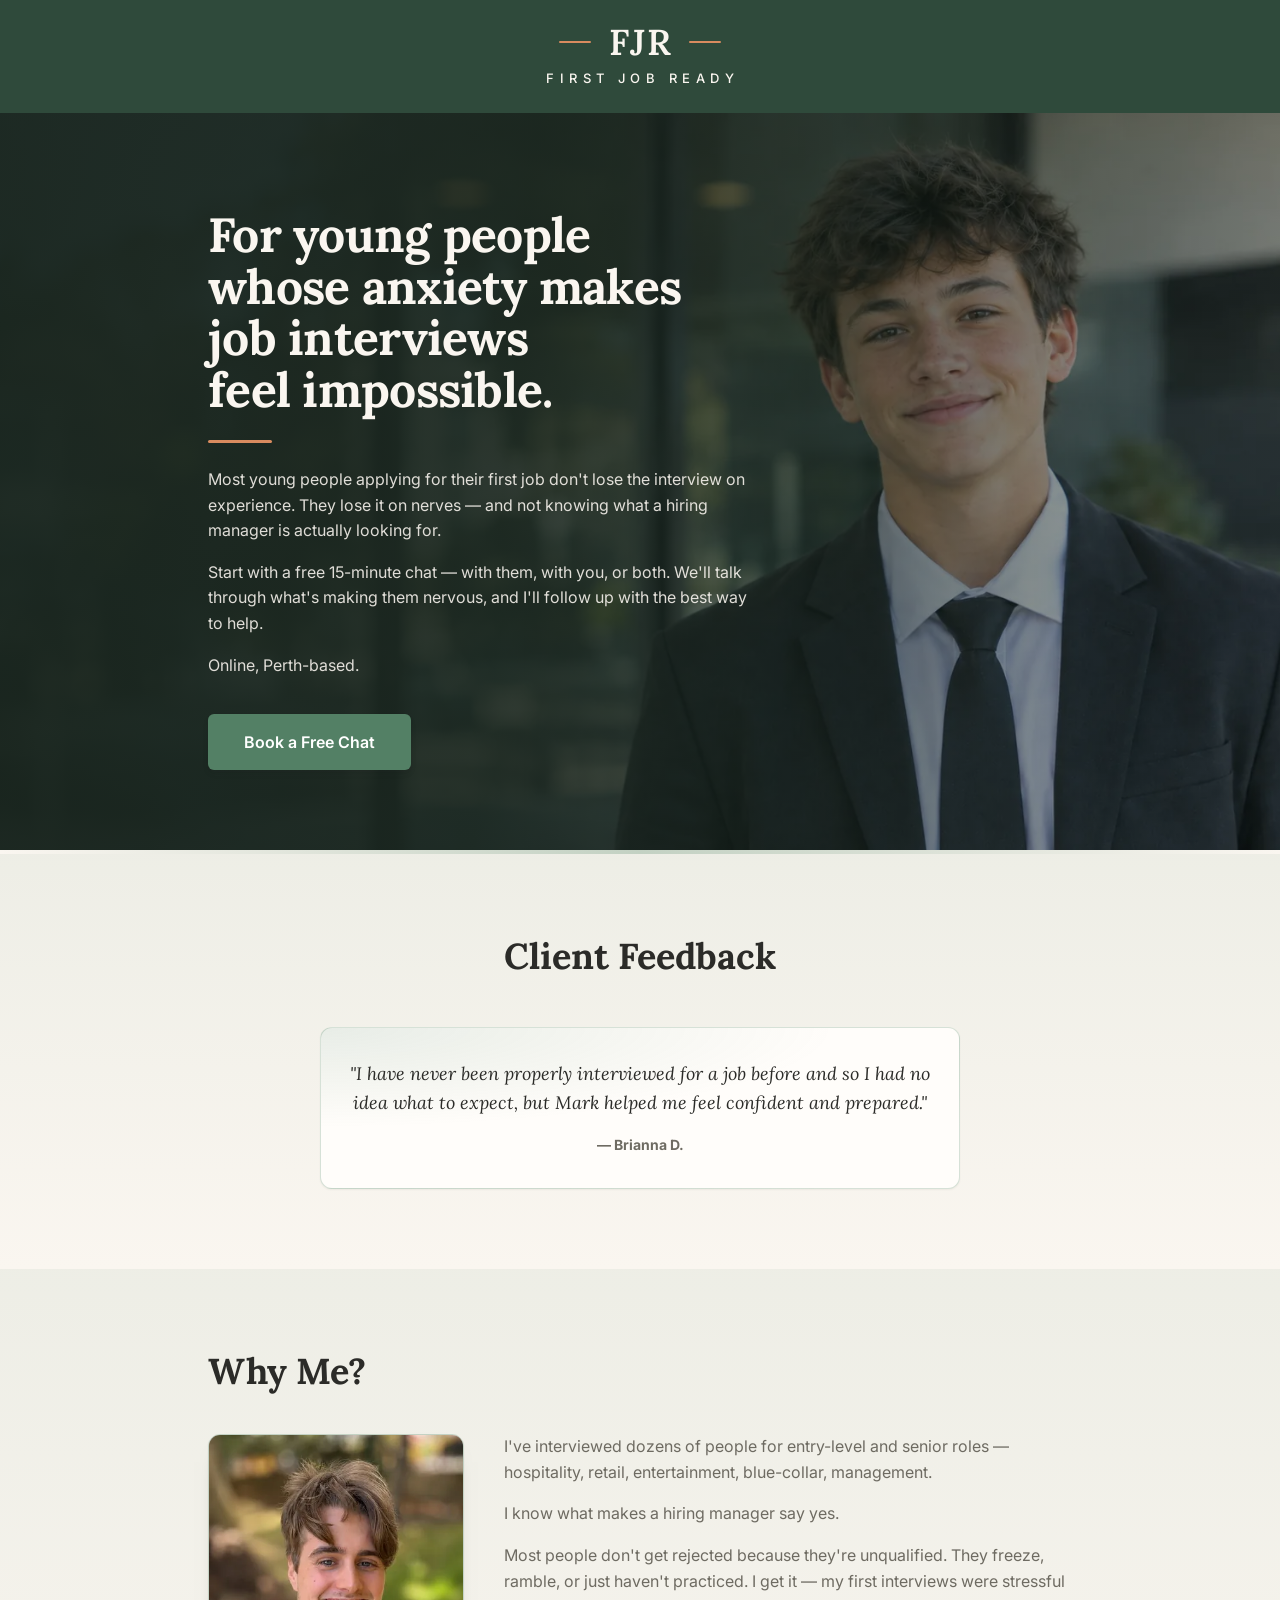
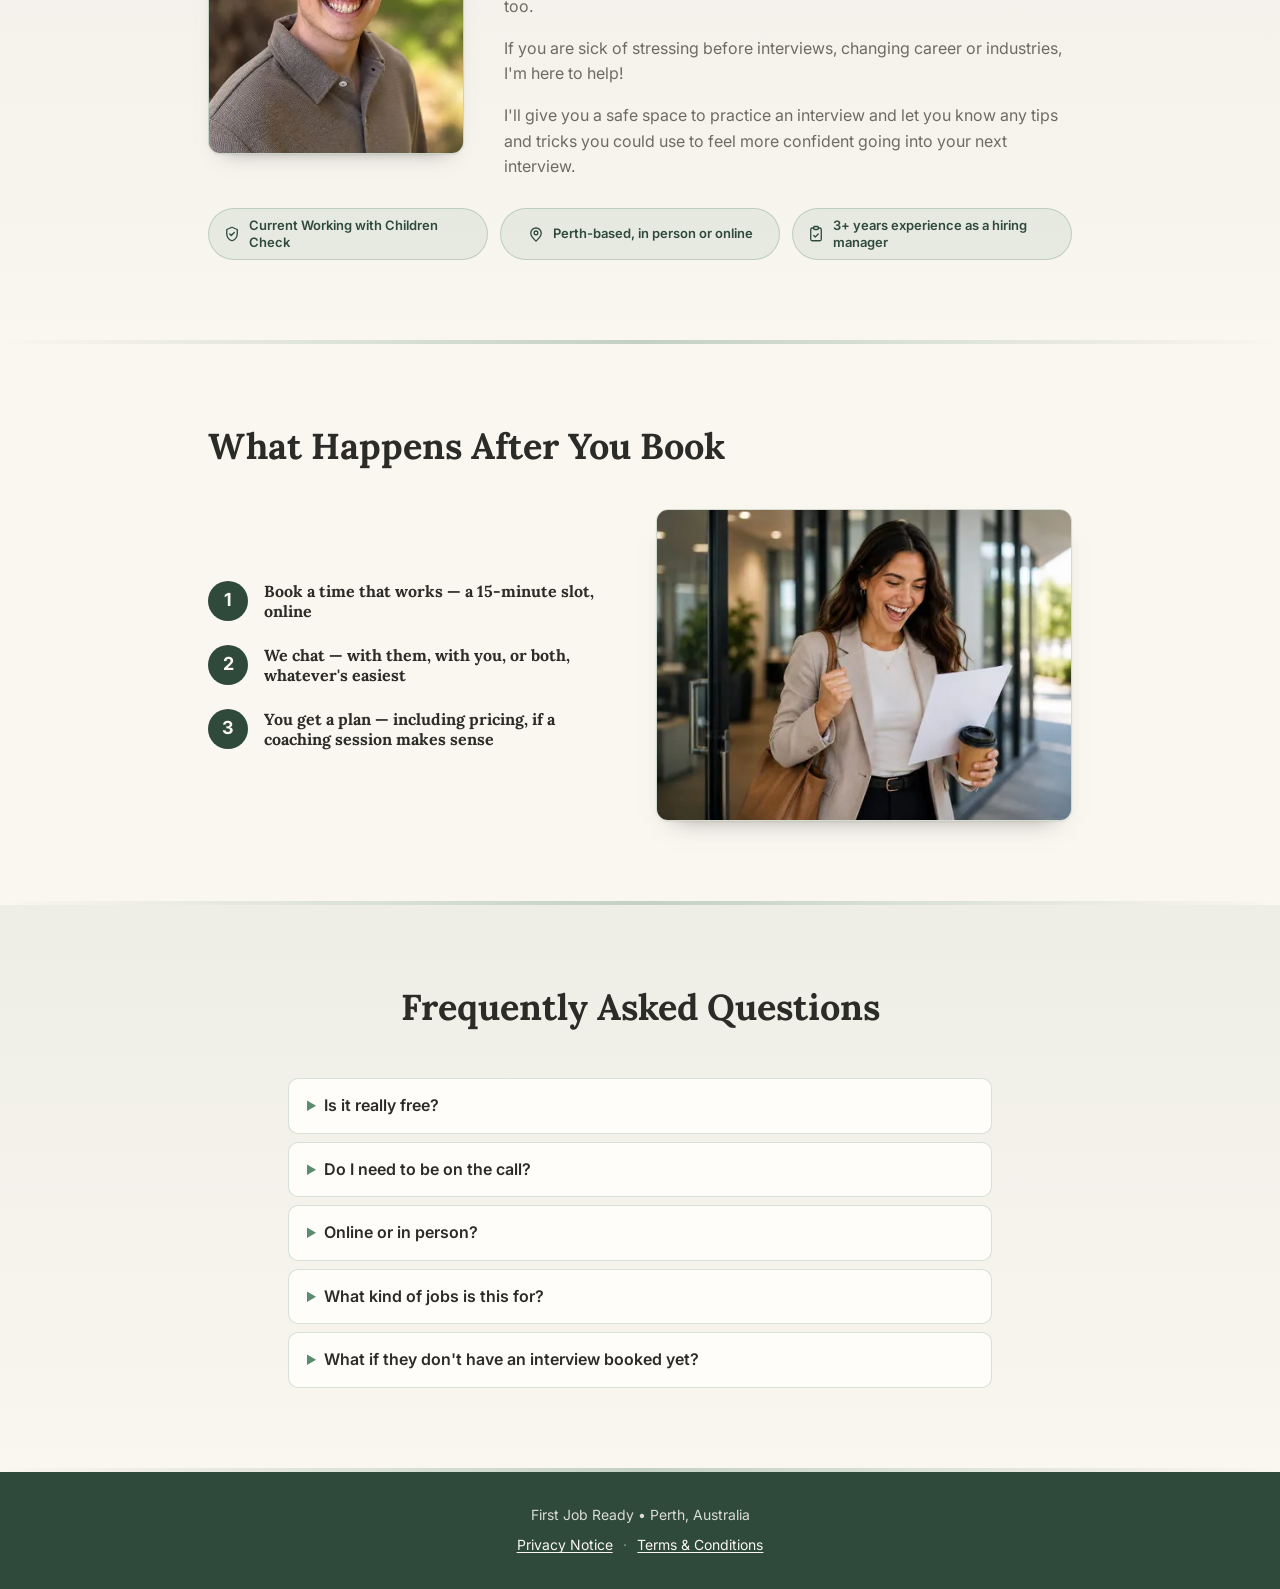
<file: index.html>
<!doctype html>
<html lang="en">
  <head>
    <meta charset="UTF-8" />
    <meta name="viewport" content="width=device-width, initial-scale=1.0" />

    <title>First Job Interview Coaching - Perth</title>
    <meta
      name="description"
      content="A real mock interview, run by someone who's hired people for their first job. Online or in person, Perth." />

    <link rel="canonical" href="https://fjready.github.io/FJR-Landing-Page/" />
    <link rel="icon" href="images/favicon.svg" type="image/svg+xml" />

    <meta property="og:type" content="website" />
    <meta property="og:url" content="https://fjready.github.io/FJR-Landing-Page/" />
    <meta property="og:title" content="First Job Interview Coaching - Perth" />
    <meta name="twitter:card" content="summary_large_image" />
    <meta name="twitter:title" content="First Job Interview Coaching - Perth" />

    <link rel="preconnect" href="https://fonts.googleapis.com" />
    <link rel="preconnect" href="https://fonts.gstatic.com" crossorigin />
    <!-- Only the weights the stylesheet actually uses: Lora at 600 (the
         monogram) and 700 (headings, topic numerals); Inter at 400-700. Asking
         for ranges rather than a list lets Google serve one variable file per
         family instead of one file per weight. -->
    <link
      href="https://fonts.googleapis.com/css2?family=Lora:wght@600..700&family=Inter:wght@400..700&display=swap"
      rel="stylesheet" />

    <link rel="stylesheet" href="css/style.css?v=20260910b" />

    <!-- Microsoft Clarity — heatmaps and session recordings.
         Loads asynchronously, so it never holds up the page render. Placed
         last in <head> so the browser finds the stylesheet first. -->
    <script type="text/javascript">
      (function (c, l, a, r, i, t, y) {
        c[a] =
          c[a] ||
          function () {
            (c[a].q = c[a].q || []).push(arguments);
          };
        t = l.createElement(r);
        t.async = 1;
        t.src = "https://www.clarity.ms/tag/" + i;
        y = l.getElementsByTagName(r)[0];
        y.parentNode.insertBefore(t, y);
      })(window, document, "clarity", "script", "y2r8wl01qz");
    </script>

    <!-- Meta Pixel Code -->
    <script>
      !(function (f, b, e, v, n, t, s) {
        if (f.fbq) return;
        n = f.fbq = function () {
          n.callMethod
            ? n.callMethod.apply(n, arguments)
            : n.queue.push(arguments);
        };
        if (!f._fbq) f._fbq = n;
        n.push = n;
        n.loaded = !0;
        n.version = "2.0";
        n.queue = [];
        t = b.createElement(e);
        t.async = !0;
        t.src = v;
        s = b.getElementsByTagName(e)[0];
        s.parentNode.insertBefore(t, s);
      })(
        window,
        document,
        "script",
        "https://connect.facebook.net/en_US/fbevents.js"
      );
      fbq("init", "1285489833562062");
      fbq("track", "PageView");
    </script>
    <noscript>
      <img
        height="1"
        width="1"
        style="display: none"
        src="https://www.facebook.com/tr?id=1285489833562062&ev=PageView&noscript=1" />
    </noscript>
    <!-- End Meta Pixel Code -->
  </head>
  <body>
    <!-- In-app browser escape hatch ------------------------------------------
      Hidden by default and unhidden by the script at the end of this file, for
      visitors inside the Facebook or Instagram in-app browser only. Buttons can
      silently fail there, which is invisible to us and looks like a broken site
      to them.
    -->
    <div id="iab-banner" class="iab-banner" role="status" hidden>
      <p>
        Having trouble tapping a button? Tap
        <strong>⋯</strong> or <strong>⋮</strong> in the top corner of this
        screen and choose <strong>"Open in Browser"</strong> for the best
        experience.
      </p>
      <button type="button" id="iab-banner-close" aria-label="Dismiss">
        &times;
      </button>
    </div>

    <!-- Masthead -------------------------------------------------------------
      The logo is live text rather than an image, so it stays crisp at any
      size, is selectable and readable by screen readers, and the flanking
      rules space themselves off the monogram regardless of which font has
      loaded. Reversed (cream-on-forest) colourway lives in css/style.css.
    -->
    <header class="banner">
      <div class="logo">
        <div class="logo__lockup">
          <span class="logo__rule" aria-hidden="true"></span>
          <span class="logo__mark">FJR</span>
          <span class="logo__rule" aria-hidden="true"></span>
        </div>
        <div class="logo__word">First Job Ready</div>
      </div>
    </header>

    <!-- Hero -----------------------------------------------------------------
      The photograph sits behind a dark scrim weighted to the left, where the
      copy sits, lifting toward the subject on the right. The section also
      paints that scrim as a solid background-color, which means a missing or
      slow image leaves a deliberate dark band rather than a broken hero.
      alt="" because the copy carries the message — this is a backdrop, and the
      person in it is not the coach and not a named client.
    -->
    <section class="hero">
      <img
        class="hero__media"
        src="images/hero-interview.webp"
        srcset="
          images/hero-interview-960.webp  960w,
          images/hero-interview.webp     1822w
        "
        sizes="100vw"
        width="1822"
        height="863"
        alt=""
        aria-hidden="true"
        fetchpriority="high"
        decoding="async" />
      <div class="container">
        <h1 class="hero__title">
          For young people whose anxiety makes job interviews feel
          impossible.
        </h1>
        <div class="hero__body">
          <p>
            Most young people applying for their first job don't lose the
            interview on experience. They lose it on nerves — and not knowing
            what a hiring manager is actually looking for.
          </p>
          <p>
            Start with a free 15-minute chat — with them, with you, or both.
            We'll talk through what's making them nervous, and I'll follow up
            with the best way to help.
          </p>
          <p>Online, Perth-based.</p>
        </div>

        <!-- Opens Calendly directly now — there is no pricing section to jump
             to first. Fires a Lead event tagged for the free call, since this
             is the only conversion point left on the page. -->
        <p class="hero__actions">
          <a
            class="button button--inline"
            href="https://calendly.com/firstjobready/free-discovery-call"
            target="_blank"
            rel="noopener noreferrer"
            onclick="if(window.fbq){fbq('track','Lead',{content_name:'free_discovery_call'});}">
            Book a Free Chat
          </a>
        </p>
      </div>
    </section>

    <div class="rule" role="presentation"></div>

    <!-- Testimonial ----------------------------------------------------------
      Straight after the hero: a client's word before the coach's own. No rule
      between this and "Why Me?" — both are tinted and run together.

      "Client Feedback" rather than "Testimonials" while there is only one, so
      the heading does not imply more social proof than there is.
    -->
    <section class="section section--tinted" id="testimonial">
      <div class="container">
        <h2 class="section__title section__title--center">Client Feedback</h2>

        <blockquote class="testimonial">
          <p class="testimonial__quote">
            "I have never been properly interviewed for a job before and so I
            had no idea what to expect, but Mark helped me feel confident and
            prepared."
          </p>
          <footer class="testimonial__attribution">— Brianna D.</footer>
        </blockquote>
      </div>
    </section>

    <!-- Why me? -------------------------------------------------------
      The photograph sits beside the copy rather than anywhere else on the page:
      this is the only section written in the first person, so it is the one
      place a face answers a question the reader is actually asking — who is
      "I"? The three trust markers stay full width beneath both columns, so the
      badge row still reads as one line.
    -->
    <section class="section section--tinted" id="why-me">
      <div class="container">
        <h2 class="section__title section__title--tight">Why Me?</h2>

        <div class="coach">
          <img
            class="coach__photo"
            src="images/coach.webp"
            srcset="images/coach-400.webp 400w, images/coach.webp 800w"
            sizes="(min-width: 768px) 16rem, 8rem"
            width="800"
            height="1000"
            alt="Your coach at First Job Ready"
            loading="lazy"
            decoding="async" />

          <div class="copy">
            <p>
              I've interviewed dozens of people for entry-level and senior roles
              — hospitality, retail, entertainment, blue-collar, management.
            </p>
            <p>I know what makes a hiring manager say yes.</p>
            <p>
              Most people don't get rejected because they're unqualified. They
              freeze, ramble, or just haven't practiced. I get it — my first
              interviews were stressful too.
            </p>
            <p>
              If you are sick of stressing before interviews, changing career or
              industries, I'm here to help!
            </p>
            <p>
              I'll give you a safe space to practice an interview and let you
              know any tips and tricks you could use to feel more confident
              going into your next interview.
            </p>
          </div>
        </div>

        <ul class="trust">
          <li class="trust__item">
            <svg
              class="trust__icon"
              viewBox="0 0 24 24"
              fill="none"
              stroke="currentColor"
              stroke-width="1.75"
              stroke-linecap="round"
              stroke-linejoin="round"
              aria-hidden="true">
              <path d="M12 3l7 3v5.5c0 4.5-3 8-7 9.5-4-1.5-7-5-7-9.5V6l7-3z" />
              <path d="M9 12l2 2 4-4" />
            </svg>
            <span>Current Working with Children Check</span>
          </li>
          <li class="trust__item">
            <svg
              class="trust__icon"
              viewBox="0 0 24 24"
              fill="none"
              stroke="currentColor"
              stroke-width="1.75"
              stroke-linecap="round"
              stroke-linejoin="round"
              aria-hidden="true">
              <path d="M12 21.5c4.5-4.2 7-7.6 7-10.5a7 7 0 1 0-14 0c0 2.9 2.5 6.3 7 10.5z" />
              <circle cx="12" cy="10.5" r="2.5" />
            </svg>
            <span>Perth-based, in person or online</span>
          </li>
          <li class="trust__item">
            <svg
              class="trust__icon"
              viewBox="0 0 24 24"
              fill="none"
              stroke="currentColor"
              stroke-width="1.75"
              stroke-linecap="round"
              stroke-linejoin="round"
              aria-hidden="true">
              <path
                d="M9 4H7a2 2 0 0 0-2 2v13a2 2 0 0 0 2 2h10a2 2 0 0 0 2-2V6a2 2 0 0 0-2-2h-2" />
              <rect x="9" y="2" width="6" height="4" rx="1" />
              <path d="M9 14l2 2 4-4" />
            </svg>
            <span>3+ years experience as a hiring manager</span>
          </li>
        </ul>
      </div>
    </section>

    <div class="rule" role="presentation"></div>

    <!-- After booking ---------------------------------------------------------
      Steps on one side, the outcome on the other. The photograph is what the
      steps are for, so it sits beside them rather than above or below, where it
      would read as decoration between two sections.
    -->
    <section class="section">
      <div class="container">
        <h2 class="section__title section__title--tight">
          What Happens After You Book
        </h2>

        <div class="after">
          <ol class="steps">
            <li class="step">
              <span class="step__marker" aria-hidden="true">1</span>
              <h3 class="step__title">
                Book a time that works — a 15-minute slot, online
              </h3>
            </li>
            <li class="step">
              <span class="step__marker" aria-hidden="true">2</span>
              <h3 class="step__title">
                We chat — with them, with you, or both, whatever's easiest
              </h3>
            </li>
            <li class="step">
              <span class="step__marker" aria-hidden="true">3</span>
              <h3 class="step__title">
                You get a plan — including pricing, if a coaching session makes
                sense
              </h3>
            </li>
          </ol>

          <img
            class="after__photo"
            src="images/outcome.webp"
            srcset="images/outcome-480.webp 480w, images/outcome.webp 880w"
            sizes="(min-width: 768px) 26rem, 100vw"
            width="880"
            height="660"
            alt="A woman reading a job offer letter outside an office, delighted."
            loading="lazy"
            decoding="async" />
        </div>
      </div>
    </section>

    <div class="rule" role="presentation"></div>

    <!-- FAQ ------------------------------------------------------------------
      One flat list, no group headings. Ordered so the questions about what the
      session actually is land before the logistics.
    -->
    <section class="section section--tinted" id="faq">
      <div class="container">
        <h2 class="section__title section__title--center">
          Frequently Asked Questions
        </h2>

        <div class="faq">
          <details class="faq__item">
            <summary>Is it really free?</summary>
            <p>
              Yes. The 15-minute chat doesn't cost anything. If I think a
              coaching session would help, I'll send you the details and pricing
              afterward — nothing's charged without you seeing it first.
            </p>
          </details>

          <details class="faq__item">
            <summary>Do I need to be on the call?</summary>
            <p>
              Not necessarily — the call can be with your young person, with
              you, or both, whatever's easiest.
            </p>
          </details>

          <details class="faq__item">
            <summary>Online or in person?</summary>
            <p>
              The free chat is online, by video or phone. If we move ahead with
              a coaching session, that can be online or in person.
            </p>
          </details>

          <details class="faq__item">
            <summary>What kind of jobs is this for?</summary>
            <p>
              Whether it's their first job, a career change, or getting back
              into the workforce — if they have an interview coming up, or are
              getting ready to start applying, this is for them.
            </p>
          </details>

          <details class="faq__item">
            <summary>What if they don't have an interview booked yet?</summary>
            <p>
              That's fine — this works just as well as general preparation
              before applying as it does before a specific interview.
            </p>
          </details>
        </div>
      </div>
    </section>

    <div class="rule" role="presentation"></div>

    <footer class="footer">
      <div class="container">
        <p>First Job Ready • Perth, Australia</p>
        <p class="footer__links">
          <a href="privacy.html">Privacy Notice</a>
          <span class="footer__sep" aria-hidden="true">·</span>
          <a href="terms.html">Terms &amp; Conditions</a>
        </p>
      </div>
    </footer>

    <!-- Detection for the banner at the top of this file. A single regex over
         the user agent — no dependency, in keeping with the rest of the site.
         Newer versions of these in-app browsers sometimes drop the identifying
         tokens, so a few affected visitors will not see it. -->
    <script>
      (function () {
        var ua = navigator.userAgent || "";
        var isInAppBrowser = /FBAN|FBAV|FB_IAB|Instagram/i.test(ua);
        if (!isInAppBrowser) return;

        var banner = document.getElementById("iab-banner");
        if (!banner) return;

        banner.hidden = false;

        var closeBtn = document.getElementById("iab-banner-close");
        if (closeBtn) {
          closeBtn.addEventListener("click", function () {
            banner.hidden = true;
          });
        }
      })();
    </script>
  </body>
</html>
</file>
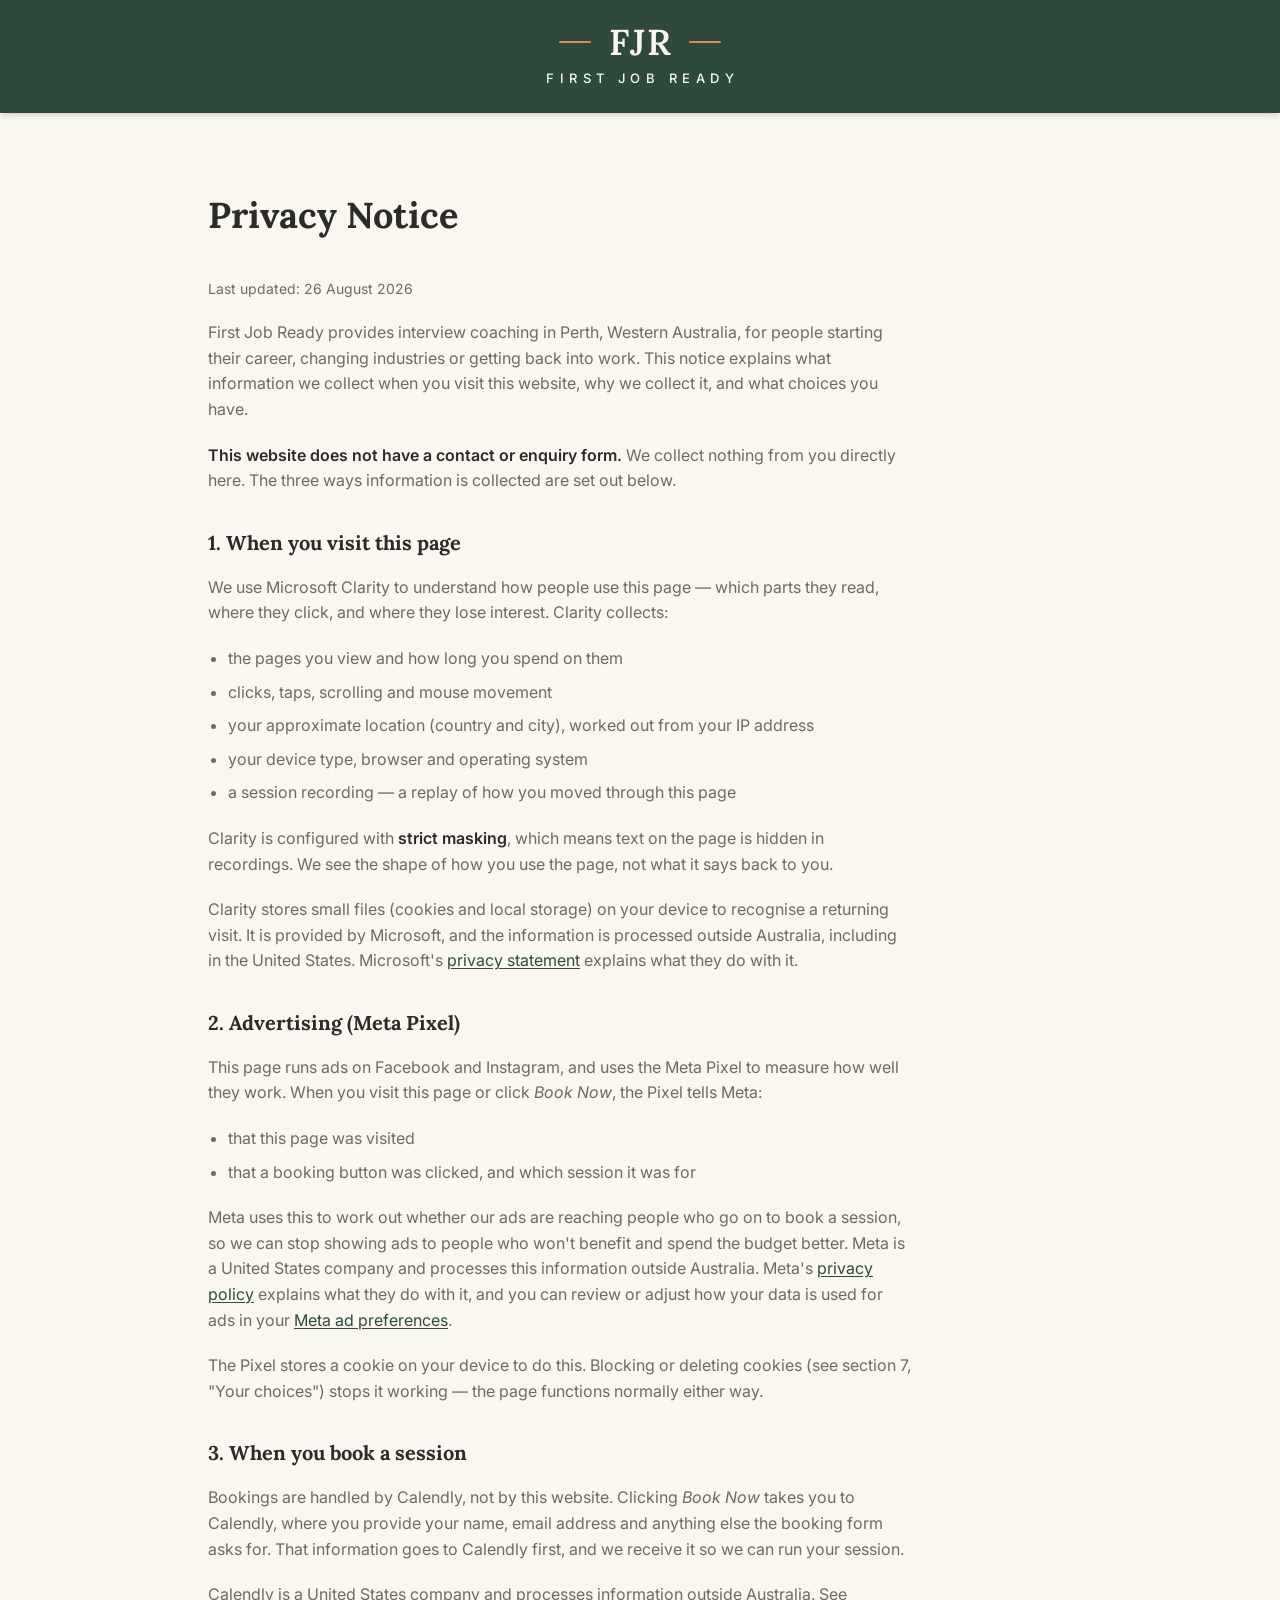
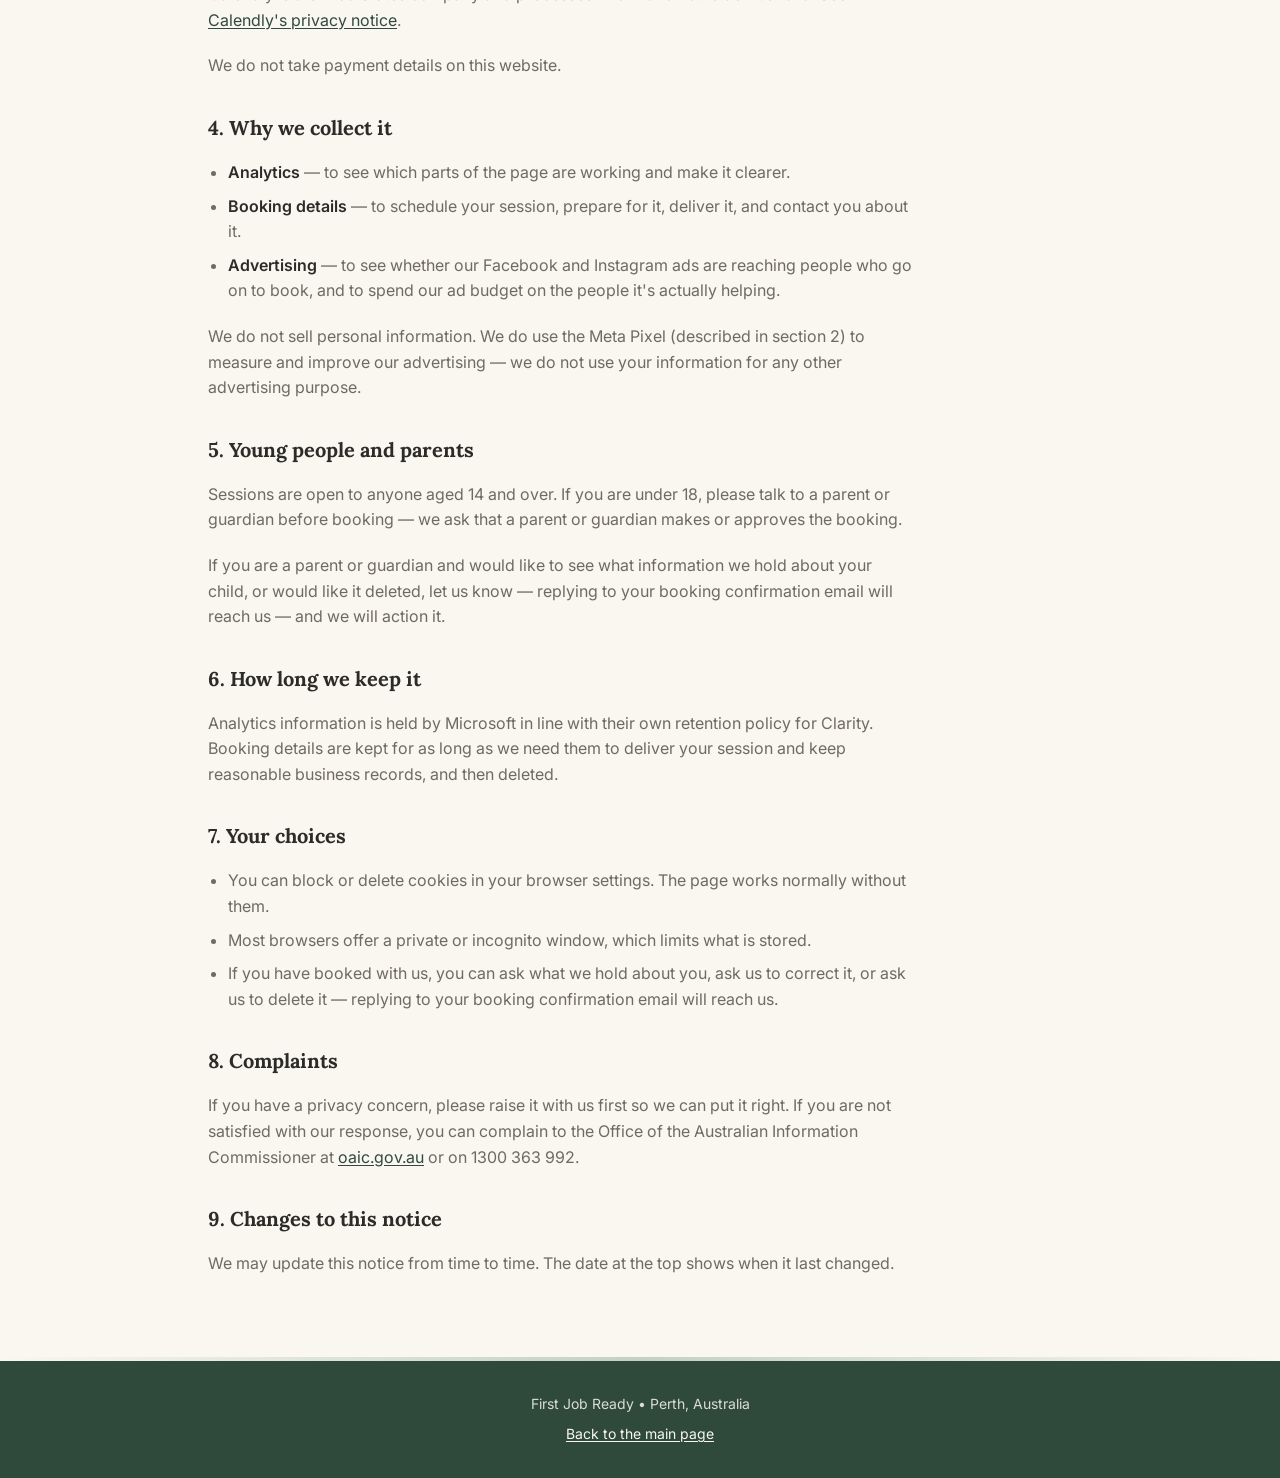
<file: privacy.html>
<!doctype html>
<html lang="en">
  <head>
    <meta charset="UTF-8" />
    <meta name="viewport" content="width=device-width, initial-scale=1.0" />

    <title>Privacy Notice — First Job Ready</title>
    <meta
      name="description"
      content="How First Job Ready collects and uses information from visitors to this website." />

    <link rel="icon" href="images/favicon.svg" type="image/svg+xml" />

    <link rel="preconnect" href="https://fonts.googleapis.com" />
    <link rel="preconnect" href="https://fonts.gstatic.com" crossorigin />
    <link
      href="https://fonts.googleapis.com/css2?family=Lora:wght@600..700&family=Inter:wght@400..700&display=swap"
      rel="stylesheet" />

    <link rel="stylesheet" href="css/style.css?v=20260910b" />
  </head>
  <body>
    <header class="banner">
      <a class="logo logo--link" href="index.html">
        <span class="logo__lockup">
          <span class="logo__rule" aria-hidden="true"></span>
          <span class="logo__mark">FJR</span>
          <span class="logo__rule" aria-hidden="true"></span>
        </span>
        <span class="logo__word">First Job Ready</span>
      </a>
    </header>

    <section class="section">
      <div class="container">
        <h1 class="section__title section__title--tight">Privacy Notice</h1>

        <div class="prose">
          <p class="prose__meta">Last updated: 26 August 2026</p>

          <p>
            First Job Ready provides interview coaching in Perth, Western
            Australia, for people starting their career, changing industries or
            getting back into work. This notice explains what information we
            collect when you visit this website, why we collect it, and what
            choices you have.
          </p>

          <p>
            <strong>This website does not have a contact or enquiry form.</strong>
            We collect nothing from you directly here. The three ways
            information is collected are set out below.
          </p>

          <h2>1. When you visit this page</h2>

          <p>
            We use Microsoft Clarity to understand how people use this page —
            which parts they read, where they click, and where they lose
            interest. Clarity collects:
          </p>

          <ul>
            <li>the pages you view and how long you spend on them</li>
            <li>clicks, taps, scrolling and mouse movement</li>
            <li>
              your approximate location (country and city), worked out from your
              IP address
            </li>
            <li>your device type, browser and operating system</li>
            <li>
              a session recording — a replay of how you moved through this page
            </li>
          </ul>

          <p>
            Clarity is configured with <strong>strict masking</strong>, which
            means text on the page is hidden in recordings. We see the shape of
            how you use the page, not what it says back to you.
          </p>

          <p>
            Clarity stores small files (cookies and local storage) on your
            device to recognise a returning visit. It is provided by Microsoft,
            and the information is processed outside Australia, including in the
            United States. Microsoft's
            <a
              href="https://privacy.microsoft.com/privacystatement"
              target="_blank"
              rel="noopener noreferrer"
              >privacy statement</a
            >
            explains what they do with it.
          </p>

          <h2>2. Advertising (Meta Pixel)</h2>

          <p>
            This page runs ads on Facebook and Instagram, and uses the Meta
            Pixel to measure how well they work. When you visit this page or
            click <em>Book Now</em>, the Pixel tells Meta:
          </p>

          <ul>
            <li>that this page was visited</li>
            <li>
              that a booking button was clicked, and which session it was for
            </li>
          </ul>

          <p>
            Meta uses this to work out whether our ads are reaching people who
            go on to book a session, so we can stop showing ads to people who
            won't benefit and spend the budget better. Meta is a United States
            company and processes this information outside Australia. Meta's
            <a
              href="https://www.facebook.com/privacy/policy/"
              target="_blank"
              rel="noopener noreferrer"
              >privacy policy</a
            >
            explains what they do with it, and you can review or adjust how your
            data is used for ads in your
            <a
              href="https://www.facebook.com/adpreferences"
              target="_blank"
              rel="noopener noreferrer"
              >Meta ad preferences</a
            >.
          </p>

          <p>
            The Pixel stores a cookie on your device to do this. Blocking or
            deleting cookies (see section 7, "Your choices") stops it working —
            the page functions normally either way.
          </p>

          <h2>3. When you book a session</h2>

          <p>
            Bookings are handled by Calendly, not by this website. Clicking
            <em>Book Now</em> takes you to Calendly, where you provide your name,
            email address and anything else the booking form asks for. That
            information goes to Calendly first, and we receive it so we can run
            your session.
          </p>

          <p>
            Calendly is a United States company and processes information
            outside Australia. See
            <a
              href="https://calendly.com/legal/privacy-notice"
              target="_blank"
              rel="noopener noreferrer"
              >Calendly's privacy notice</a
            >.
          </p>

          <p>We do not take payment details on this website.</p>

          <h2>4. Why we collect it</h2>

          <ul>
            <li>
              <strong>Analytics</strong> — to see which parts of the page are
              working and make it clearer.
            </li>
            <li>
              <strong>Booking details</strong> — to schedule your session,
              prepare for it, deliver it, and contact you about it.
            </li>
            <li>
              <strong>Advertising</strong> — to see whether our Facebook and
              Instagram ads are reaching people who go on to book, and to spend
              our ad budget on the people it's actually helping.
            </li>
          </ul>

          <p>
            We do not sell personal information. We do use the Meta Pixel
            (described in section 2) to measure and improve our advertising — we
            do not use your information for any other advertising purpose.
          </p>

          <h2>5. Young people and parents</h2>

          <p>
            Sessions are open to anyone aged 14 and over. If you are under 18,
            please talk to a parent or guardian before booking — we ask that a
            parent or guardian makes or approves the booking.
          </p>

          <p>
            If you are a parent or guardian and would like to see what
            information we hold about your child, or would like it deleted, let
            us know — replying to your booking confirmation email will reach us
            — and we will action it.
          </p>

          <h2>6. How long we keep it</h2>

          <p>
            Analytics information is held by Microsoft in line with their own
            retention policy for Clarity. Booking details are kept for as long
            as we need them to deliver your session and keep reasonable business
            records, and then deleted.
          </p>

          <h2>7. Your choices</h2>

          <ul>
            <li>
              You can block or delete cookies in your browser settings. The page
              works normally without them.
            </li>
            <li>
              Most browsers offer a private or incognito window, which limits
              what is stored.
            </li>
            <li>
              If you have booked with us, you can ask what we hold about you,
              ask us to correct it, or ask us to delete it — replying to your
              booking confirmation email will reach us.
            </li>
          </ul>

          <h2>8. Complaints</h2>

          <p>
            If you have a privacy concern, please raise it with us first so we
            can put it right. If you are not satisfied with our response, you can
            complain to the Office of the Australian Information Commissioner
            at
            <a
              href="https://www.oaic.gov.au"
              target="_blank"
              rel="noopener noreferrer"
              >oaic.gov.au</a
            >
            or on 1300 363 992.
          </p>

          <h2>9. Changes to this notice</h2>

          <p>
            We may update this notice from time to time. The date at the top
            shows when it last changed.
          </p>
        </div>
      </div>
    </section>

    <div class="rule" role="presentation"></div>

    <footer class="footer">
      <div class="container">
        <p>First Job Ready • Perth, Australia</p>
        <p class="footer__links"><a href="index.html">Back to the main page</a></p>
      </div>
    </footer>
  </body>
</html>
</file>
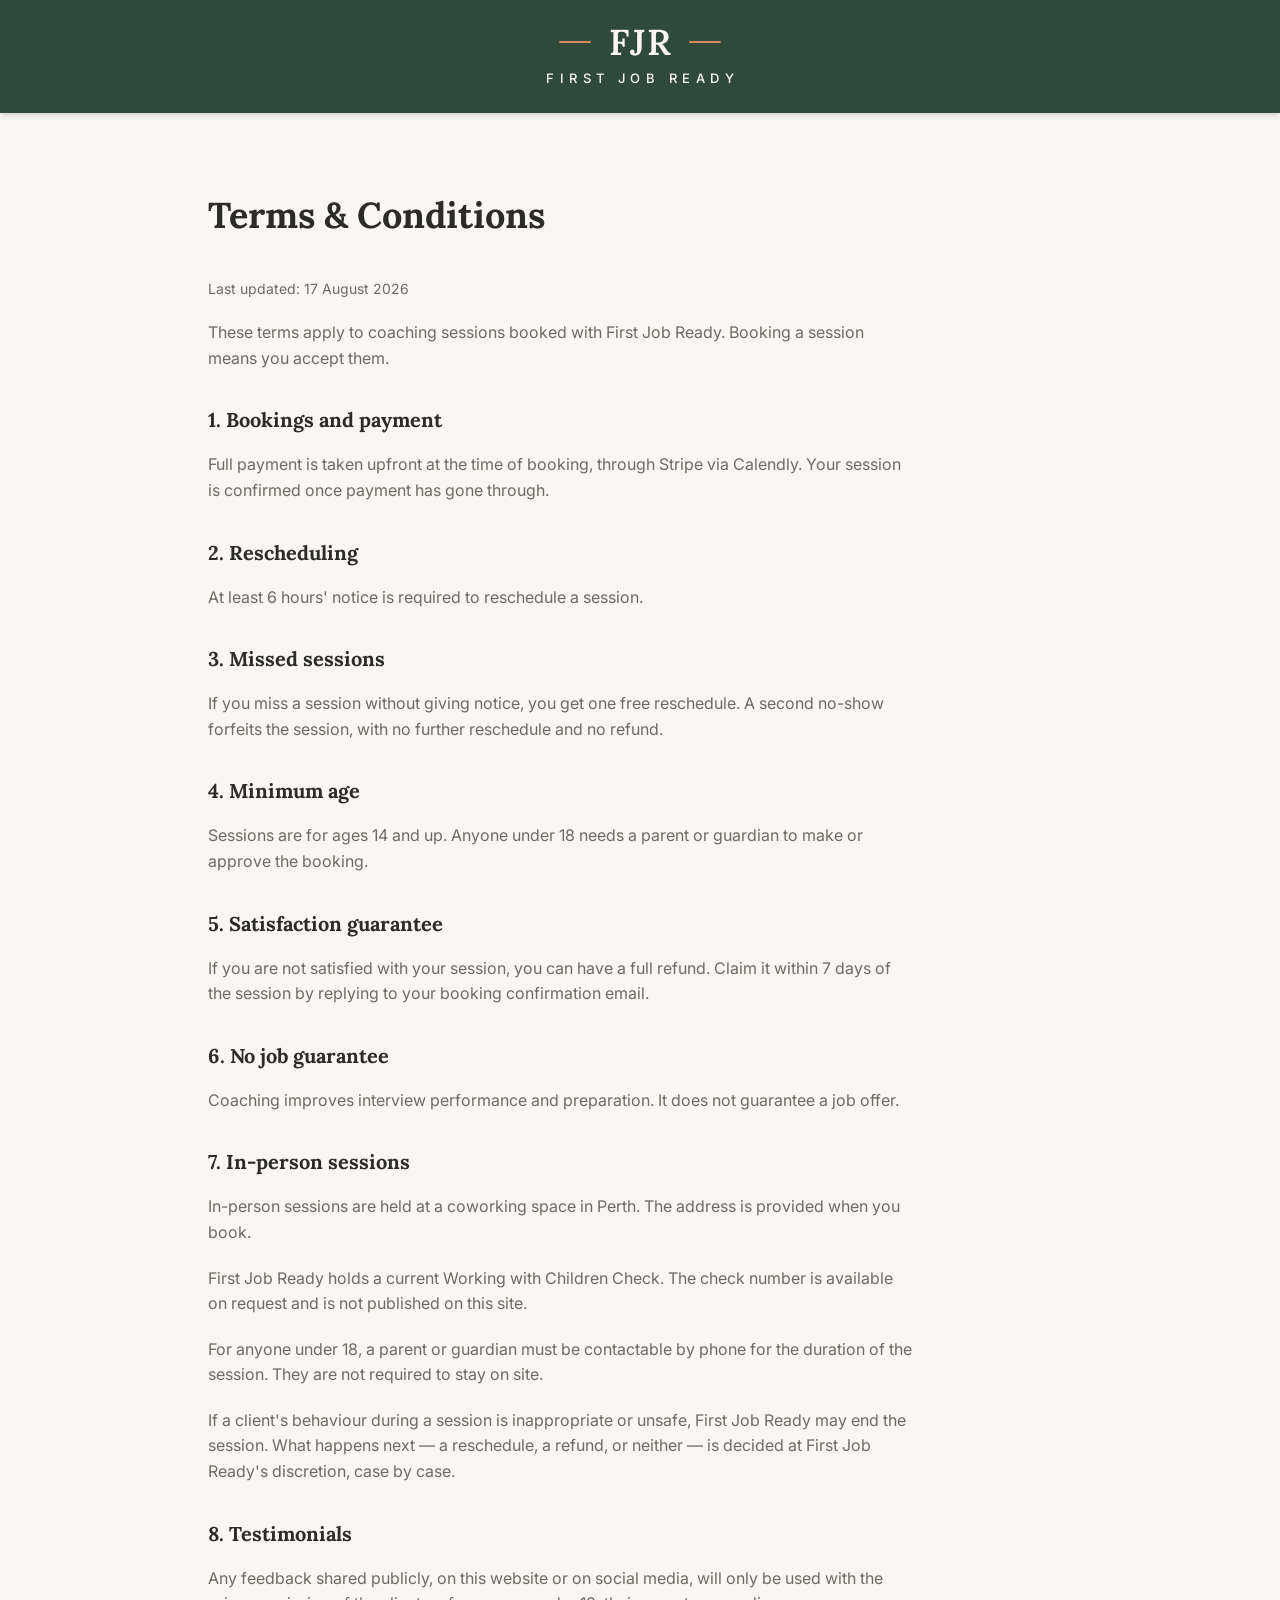
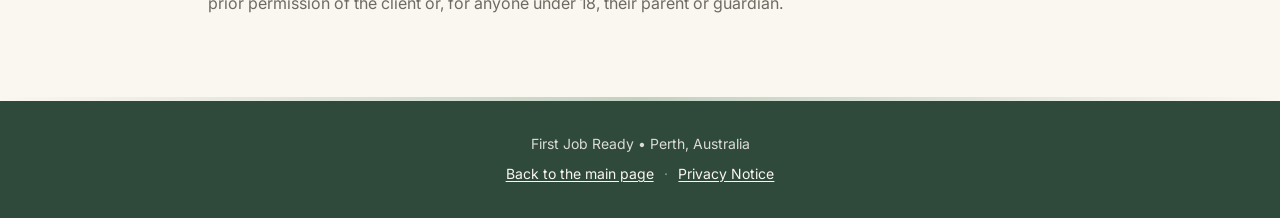
<file: terms.html>
<!doctype html>
<html lang="en">
  <head>
    <meta charset="UTF-8" />
    <meta name="viewport" content="width=device-width, initial-scale=1.0" />

    <title>Terms &amp; Conditions — First Job Ready</title>
    <meta
      name="description"
      content="Booking, payment, rescheduling, eligibility and refund terms for First Job Ready coaching sessions." />

    <link rel="icon" href="images/favicon.svg" type="image/svg+xml" />

    <link rel="preconnect" href="https://fonts.googleapis.com" />
    <link rel="preconnect" href="https://fonts.gstatic.com" crossorigin />
    <link
      href="https://fonts.googleapis.com/css2?family=Lora:wght@600..700&family=Inter:wght@400..700&display=swap"
      rel="stylesheet" />

    <link rel="stylesheet" href="css/style.css?v=20260910b" />
  </head>
  <body>
    <header class="banner">
      <a class="logo logo--link" href="index.html">
        <span class="logo__lockup">
          <span class="logo__rule" aria-hidden="true"></span>
          <span class="logo__mark">FJR</span>
          <span class="logo__rule" aria-hidden="true"></span>
        </span>
        <span class="logo__word">First Job Ready</span>
      </a>
    </header>

    <section class="section">
      <div class="container">
        <h1 class="section__title section__title--tight">
          Terms &amp; Conditions
        </h1>

        <div class="prose">
          <p class="prose__meta">Last updated: 17 August 2026</p>

          <p>
            These terms apply to coaching sessions booked with First Job Ready.
            Booking a session means you accept them.
          </p>

          <h2>1. Bookings and payment</h2>

          <p>
            Full payment is taken upfront at the time of booking, through Stripe
            via Calendly. Your session is confirmed once payment has gone
            through.
          </p>

          <h2>2. Rescheduling</h2>

          <p>
            At least 6 hours' notice is required to reschedule a session.
          </p>

          <h2>3. Missed sessions</h2>

          <p>
            If you miss a session without giving notice, you get one free
            reschedule. A second no-show forfeits the session, with no further
            reschedule and no refund.
          </p>

          <h2>4. Minimum age</h2>

          <p>
            Sessions are for ages 14 and up. Anyone under 18 needs a parent or
            guardian to make or approve the booking.
          </p>

          <h2>5. Satisfaction guarantee</h2>

          <p>
            If you are not satisfied with your session, you can have a full
            refund. Claim it within 7 days of the session by replying to your
            booking confirmation email.
          </p>

          <h2>6. No job guarantee</h2>

          <p>
            Coaching improves interview performance and preparation. It does not
            guarantee a job offer.
          </p>

          <h2>7. In-person sessions</h2>

          <p>
            In-person sessions are held at a coworking space in Perth. The
            address is provided when you book.
          </p>

          <p>
            First Job Ready holds a current Working with Children Check. The
            check number is available on request and is not published on this
            site.
          </p>

          <p>
            For anyone under 18, a parent or guardian must be contactable by
            phone for the duration of the session. They are not required to stay
            on site.
          </p>

          <p>
            If a client's behaviour during a session is inappropriate or unsafe,
            First Job Ready may end the session. What happens next — a
            reschedule, a refund, or neither — is decided at First Job Ready's
            discretion, case by case.
          </p>

          <h2>8. Testimonials</h2>

          <p>
            Any feedback shared publicly, on this website or on social media,
            will only be used with the prior permission of the client or, for
            anyone under 18, their parent or guardian.
          </p>
        </div>
      </div>
    </section>

    <div class="rule" role="presentation"></div>

    <footer class="footer">
      <div class="container">
        <p>First Job Ready • Perth, Australia</p>
        <p class="footer__links">
          <a href="index.html">Back to the main page</a>
          <span class="footer__sep" aria-hidden="true">·</span>
          <a href="privacy.html">Privacy Notice</a>
        </p>
      </div>
    </footer>
  </body>
</html>
</file>
<file: css/style.css>
/* ==========================================================================
   First Job Ready — landing page
   --------------------------------------------------------------------------
   Palette and type follow the First Job Ready brand guide.

   Pairing rule from the guide: serif (Lora) for headlines and section titles
   only; sans-serif (Inter) for all body copy, buttons and UI text.
   ========================================================================== */

:root {
  /* Type */
  --font-display: "Lora", Georgia, "Times New Roman", serif;
  --font-body: "Inter", -apple-system, BlinkMacSystemFont, "Segoe UI", Roboto,
    Helvetica, Arial, sans-serif;

  /* Brand palette — space-separated RGB so alpha variants can be mixed in */
  --primary: 91 140 110; /* Sage Green      #5B8C6E */
  --forest: 47 74 59; /* Deep Forest     #2F4A3B */
  --accent: 217 139 95; /* Warm Terracotta #D98B5F */
  --accent-gold: 229 193 133; /* Champagne       #E5C185 — highlight stop that
                                 lifts the terracotta toward gold on the
                                 "Most Popular" badge. Not a standalone
                                 brand colour; only used in that gradient. */
  --background: 250 246 240; /* Warm Cream      #FAF6F0 */
  --foreground: 43 43 40; /* Charcoal Text   #2B2B28 */

  /* Deep Forest taken down far enough to carry cream type over a photograph.
     Used for the hero scrim and as the hero's fallback background. */
  --hero-scrim: 22 34 27; /* #16221B */

  /* Derived */
  --surface: 255 253 250; /* card face — a shade above the cream page */
  --muted-foreground: 110 107 98; /* warm grey, 4.9:1 on cream */
  --on-primary: 255 255 255;
  --on-forest: 250 246 240;

  /* Button faces only ---------------------------------------------------
     One step darker than the brand sage: #538065, an 18% shift toward Deep
     Forest. White label text on brand sage measures 3.87:1, under the WCAG
     AA minimum of 4.5:1 for text at this size; this clears it at 4.52:1.
     Sage itself is untouched everywhere else on the page.
     To go back to the brand sage exactly, set this to var(--primary).
     -------------------------------------------------------------------- */
  --button-face: 83 128 101; /* #538065 */

  /* Layout */
  --container: 56rem; /* max-w-4xl */
  --gutter: 1rem; /* px-4 */
}

/* ==========================================================================
   Reset
   ========================================================================== */

*,
*::before,
*::after {
  box-sizing: border-box;
}

body,
h1,
h2,
h3,
p,
ol {
  margin: 0;
}

ol {
  padding: 0;
  list-style: none;
}

img {
  display: block;
  max-width: 100%;
}

/* ==========================================================================
   Base
   ========================================================================== */

body {
  font-family: var(--font-body);
  color: rgb(var(--foreground));
  background: rgb(var(--background));
  line-height: 1.6;
  -webkit-font-smoothing: antialiased;
  -moz-osx-font-smoothing: grayscale;
}

/* The hero CTA is an in-page jump to the pricing cards, and gliding there keeps
   the visitor oriented. Opt-in rather than opt-out, so anyone who has asked for
   less motion simply never gets it. */
@media (prefers-reduced-motion: no-preference) {
  html {
    scroll-behavior: smooth;
  }
}

/* Serif is reserved for headlines and section titles. */
h1,
h2,
h3 {
  font-family: var(--font-display);
  font-weight: 700;
  line-height: 1.25;
}

.container {
  max-width: var(--container);
  margin-inline: auto;
  padding-inline: var(--gutter);
}

/* Hairline divider between sections */
.rule {
  height: 0.25rem;
  background: linear-gradient(
    to right,
    transparent,
    rgb(var(--primary) / 0.35),
    transparent
  );
}

/* ==========================================================================
   Banner
   ========================================================================== */

.banner {
  width: 100%;
  padding-block: 1.5rem;
  background: rgb(var(--forest));
  box-shadow: 0 4px 6px -1px rgb(43 43 40 / 0.12),
    0 2px 4px -2px rgb(43 43 40 / 0.12);
}

/* ==========================================================================
   Logo
   --------------------------------------------------------------------------
   Reversed colourway: cream type on the Deep Forest masthead, terracotta
   rules. For the primary colourway on a light background, set .logo__mark and
   .logo__word to rgb(var(--forest)).
   ========================================================================== */

.logo {
  text-align: center;
  color: rgb(var(--on-forest));
}

.logo__lockup {
  display: flex;
  align-items: center;
  justify-content: center;
  gap: clamp(0.7rem, 3vw, 1.1rem);
}

.logo__rule {
  flex: none;
  width: clamp(1.25rem, 5vw, 2rem);
  height: 2px;
  border-radius: 2px;
  background: rgb(var(--accent));
}

.logo__mark {
  font-family: var(--font-display);
  font-size: clamp(1.75rem, 6vw, 2.25rem);
  font-weight: 600;
  line-height: 1;
  letter-spacing: 0.06em;
  /* letter-spacing adds a trailing gap; pull it back so the mark sits centred
     between the two rules */
  margin-right: -0.06em;
}

/* Anchored variant used on subpages, where the lockup links home. */
.logo--link {
  display: block;
  text-decoration: none;
}

.logo__word {
  /* block so the margin applies whether this is a div or a span */
  display: block;
  margin-top: 0.5rem;
  font-family: var(--font-body);
  font-size: clamp(0.625rem, 2.4vw, 0.8125rem);
  font-weight: 500;
  letter-spacing: 0.42em;
  text-transform: uppercase;
  /* same trailing-gap correction, applied to the whole line */
  text-indent: 0.42em;
}

/* ==========================================================================
   Hero
   ========================================================================== */

/* Photographic hero. isolation creates a stacking context so the media and the
   scrim can sit on negative z-indexes — behind the copy, but still inside the
   section rather than behind the page.

   background-color is the scrim colour, so if the photograph is missing, slow,
   or fails to decode, the hero degrades to a solid dark band with the same
   cream type on it. It reads as a design choice rather than a fault. */
.hero {
  position: relative;
  isolation: isolate;
  overflow: hidden;
  padding-block: 4rem 3.5rem;
  background-color: rgb(var(--hero-scrim));
}

.hero__media {
  position: absolute;
  inset: 0;
  z-index: -2;
  width: 100%;
  height: 100%;
  object-fit: cover;
  /* Anchored left of centre, into the glass and street behind the subject.
     From 1280px the image fills the width exactly, so this has no effect there
     and the whole frame shows. It only bites on narrow screens, where the
     window is about a third of the frame: anchored right, the crop slices his
     face down the middle and the headline lands across his eyes. A backdrop
     with a shoulder entering at bottom right beats half a face. */
  object-position: 40% center;
}

/* Base scrim is near-uniform and heavy: on narrow screens the crop is
   unpredictable, so legibility cannot depend on which part of the photo lands
   behind the text. */
.hero::after {
  content: "";
  position: absolute;
  inset: 0;
  z-index: -1;
  background: linear-gradient(
    180deg,
    rgb(var(--hero-scrim) / 0.85),
    rgb(var(--hero-scrim) / 0.77)
  );
}

/* The one piece of type on the page that is allowed to shout: it scales with
   the viewport rather than stepping at the breakpoint, sets tighter than the
   section headings, and closes with a short terracotta rule — the masthead
   lockup's accent, and the only other place on the page that colour appears
   besides the "Most Popular" badge. */
.hero__title {
  margin-bottom: 1.5rem;
  font-size: clamp(2rem, 4.4vw, 3rem);
  line-height: 1.08;
  letter-spacing: -0.015em;
  color: rgb(var(--on-forest));
  /* Short enough to run two lines, so even them up. */
  text-wrap: balance;
}

.hero__title::after {
  content: "";
  display: block;
  width: 4rem;
  height: 3px;
  margin: 1.5rem 0 0;
  border-radius: 2px;
  background: rgb(var(--accent));
}

/* Body copy set in a column at a readable measure. Shared by the hero and any
   section that runs prose rather than a list or cards. */
.hero__body,
.copy {
  display: flex;
  flex-direction: column;
  gap: 1rem;
  max-width: 42rem;
  color: rgb(var(--muted-foreground));
}

/* Overrides the shared colour above — the hero sits on the dark scrim. Kept
   slightly under full cream so the headline still leads. */
.hero__body {
  color: rgb(var(--on-forest) / 0.88);
}

/* Ranged left under the copy, inside the heavy end of the desktop scrim. */
.hero__actions {
  margin-top: 2.25rem;
}

/* ==========================================================================
   Sections
   ========================================================================== */

.section {
  padding-block: 4rem;
  /* Breathing room when the hero CTA jumps to #pricing. */
  scroll-margin-top: 1.5rem;
}

.section--tinted {
  background: linear-gradient(
    to bottom,
    rgb(var(--primary) / 0.08),
    rgb(var(--background))
  );
}

/* One size step for every section heading. The hero headline used to share it;
   it now scales on its own so it can lead the page. */
.section__title {
  font-size: 1.875rem;
}

.section__title {
  margin-bottom: 3rem;
}

.section__title--center {
  text-align: center;
}

.section__title--tight {
  margin-bottom: 2.5rem;
}

/* ==========================================================================
   Coach portrait
   --------------------------------------------------------------------------
   Stacked on a phone, where the photo is small enough to read as a byline and
   the copy still starts near the top of the screen; two columns from 768px,
   where it can sit at a size that carries a face.
   ========================================================================== */

.coach {
  display: grid;
  gap: 1.5rem;
  justify-items: start;
}

/* The 4:5 ratio is baked into the file itself, so width alone sizes it and
   the intrinsic width/height attributes still reserve the right box. */
.coach__photo {
  width: 8rem;
  height: auto;
  border-radius: 0.75rem;
  border: 1px solid rgb(var(--primary) / 0.3);
  box-shadow: 0 1px 2px 0 rgb(43 43 40 / 0.06),
    0 12px 20px -16px rgb(43 43 40 / 0.5);
}

@media (min-width: 768px) {
  .coach {
    grid-template-columns: 16rem 1fr;
    gap: 2.5rem;
    align-items: start;
  }

  .coach__photo {
    width: 100%;
  }
}

/* ==========================================================================
   Trust badges — three scannable markers under the "Why Me?" copy
   --------------------------------------------------------------------------
   A wrapping flex row, so they sit side by side on a desktop and stack down
   naturally on a phone without a breakpoint.
   ========================================================================== */

.trust {
  list-style: none;
  margin: 1.75rem 0 0;
  padding: 0;
  display: flex;
  flex-wrap: wrap;
  gap: 0.75rem;
}

/* Three equal columns rather than three intrinsic widths. The badges sum to
   within a few pixels of the container, so whether they fit on one line would
   otherwise depend on the exact metrics of whichever font has loaded — and a
   single orphaned badge on a second row is the one outcome worth ruling out. */
@media (min-width: 768px) {
  .trust {
    display: grid;
    grid-template-columns: repeat(3, minmax(0, 1fr));
  }

  .trust__item {
    justify-content: center;
  }
}

.trust__item {
  display: flex;
  align-items: center;
  gap: 0.5rem;
  padding: 0.5rem 0.875rem;
  border: 1px solid rgb(var(--primary) / 0.3);
  border-radius: 9999px;
  background: rgb(var(--primary) / 0.1);
  color: rgb(var(--forest));
  font-size: 0.8125rem;
  font-weight: 600;
  line-height: 1.3;
}

.trust__icon {
  flex: none;
  width: 1.125rem;
  height: 1.125rem;
}

/* ==========================================================================
   Button
   --------------------------------------------------------------------------
   The CTAs are anchors — they navigate to Calendly — styled as buttons.
   ========================================================================== */

.button {
  display: inline-flex;
  align-items: center;
  justify-content: center;
  width: 100%;
  padding: 1.25rem 1.5rem;
  border: none;
  border-radius: 0.375rem;
  background: rgb(var(--button-face));
  color: rgb(var(--on-primary));
  font-family: var(--font-body);
  font-size: 1rem;
  font-weight: 600;
  line-height: 1;
  white-space: nowrap;
  text-align: center;
  text-decoration: none;
  cursor: pointer;
  box-shadow: 0 4px 6px -1px rgb(43 43 40 / 0.12),
    0 2px 4px -2px rgb(43 43 40 / 0.12);
  transition: background-color 200ms, box-shadow 200ms;
}

/* Sized to its label instead of its container. The pricing buttons fill their
   cards, but a full-width button in the hero would run the whole page. */
.button--inline {
  width: auto;
  padding-inline: 2.25rem;
}

.button:hover,
.button:focus-visible {
  background: rgb(var(--forest));
  box-shadow: 0 10px 15px -3px rgb(43 43 40 / 0.15),
    0 4px 6px -4px rgb(43 43 40 / 0.15);
}

.button:focus-visible {
  outline: 3px solid rgb(var(--forest));
  outline-offset: 2px;
}

/* ==========================================================================
   Steps
   ========================================================================== */

/* Steps beside the photograph from 768px, stacked below it on a phone. The
   steps column is given the larger share: three lines of type need the width
   more than the image does, and the image has a fixed ratio to fill. */
.after {
  display: grid;
  gap: 2rem;
  align-items: center;
}

/* Not at the usual 768px: with a 26rem image beside it the steps column would
   be about 257px there, which wraps every step onto two lines. It waits until
   there is room for both. */
@media (min-width: 960px) {
  .after {
    grid-template-columns: 1fr 26rem;
    gap: 3rem;
  }
}

.after__photo {
  width: 100%;
  height: auto;
  border-radius: 0.75rem;
  border: 1px solid rgb(var(--primary) / 0.25);
  box-shadow: 0 1px 2px 0 rgb(43 43 40 / 0.06),
    0 14px 24px -18px rgb(43 43 40 / 0.5);
}

.steps {
  display: flex;
  flex-direction: column;
  gap: 1.5rem;
}

.step {
  display: flex;
  gap: 1rem;
  align-items: center;
}

.step__marker {
  flex-shrink: 0;
  width: 2.5rem;
  height: 2.5rem;
  display: flex;
  align-items: center;
  justify-content: center;
  border-radius: 9999px;
  background: rgb(var(--forest));
  color: rgb(var(--on-forest));
  font-size: 1.125rem;
  font-weight: 700;
}

.step__title {
  font-size: 1rem;
}

/* ==========================================================================
   FAQ
   --------------------------------------------------------------------------
   Native <details> accordions — no JavaScript, keyboard-operable for free, and
   the answers stay in the HTML so they remain findable and indexable while
   collapsed.
   ========================================================================== */

.faq {
  display: flex;
  flex-direction: column;
  gap: 0.5rem;
  max-width: 44rem;
  margin-inline: auto;
}

.faq__item {
  border: 1px solid rgb(var(--primary) / 0.25);
  border-radius: 0.625rem;
  background: rgb(var(--surface));
  padding: 0.875rem 1.125rem;
}

.faq__item summary {
  cursor: pointer;
  font-weight: 600;
  color: rgb(var(--foreground));
}

.faq__item summary::marker {
  color: rgb(var(--primary));
}

.faq__item summary:focus-visible {
  outline: 2px solid rgb(var(--forest));
  outline-offset: 3px;
  border-radius: 0.25rem;
}

.faq__item[open] {
  border-color: rgb(var(--primary) / 0.45);
}

.faq__item p {
  margin-top: 0.625rem;
  font-size: 0.9375rem;
  color: rgb(var(--muted-foreground));
}

/* ==========================================================================
   Prose — long-form subpages such as the privacy notice
   ========================================================================== */

.prose {
  display: flex;
  flex-direction: column;
  gap: 1.25rem;
  /* Narrower than the container: long-form text needs a shorter measure than
     the landing page's short blocks. */
  max-width: 44rem;
}

.prose p,
.prose li {
  color: rgb(var(--muted-foreground));
}

.prose h2 {
  margin-top: 1rem;
  font-size: 1.25rem;
  color: rgb(var(--foreground));
}

.prose ul {
  margin: 0;
  padding-left: 1.25rem;
  display: flex;
  flex-direction: column;
  gap: 0.5rem;
}

.prose strong {
  color: rgb(var(--foreground));
  font-weight: 600;
}

.prose a {
  color: rgb(var(--forest));
  text-underline-offset: 0.15em;
}

.prose a:hover {
  text-decoration: none;
}

.prose__meta {
  font-size: 0.875rem;
}

/* ==========================================================================
   Footer
   ========================================================================== */

.footer {
  padding-block: 2rem;
  background: rgb(var(--forest));
  color: rgb(var(--on-forest) / 0.85);
  text-align: center;
  font-size: 0.875rem;
}

.footer__links {
  margin-top: 0.5rem;
}

.footer__sep {
  padding-inline: 0.4rem;
  opacity: 0.55;
}

.footer a {
  color: rgb(var(--on-forest));
  text-underline-offset: 0.15em;
}

.footer a:hover {
  text-decoration: none;
}

/* ==========================================================================
   Breakpoints
   ========================================================================== */

@media (min-width: 768px) {
  /* Taller, so the whole height of the frame fits and the copy has room to sit
     below both faces rather than across them. */
  .hero {
    padding-block: 6rem 5rem;
    min-height: 30rem;
    display: flex;
    align-items: center;
  }

  /* Wide enough to show the whole frame, so the scrim turns directional:
     heaviest over the copy on the left, lifting toward the handshake on the
     right so that half of the photograph stays legible. */
  .hero::after {
    background: linear-gradient(
      95deg,
      rgb(var(--hero-scrim) / 0.94) 0%,
      rgb(var(--hero-scrim) / 0.9) 40%,
      rgb(var(--hero-scrim) / 0.62) 66%,
      rgb(var(--hero-scrim) / 0.32) 100%
    );
  }

  .hero .container {
    width: 100%;
  }

  /* Held well inside the scrim's heavy end so the copy never drifts onto the
     bright right-hand side of the photograph. */
  .hero__title,
  .hero__body {
    max-width: 34rem;
  }

  .section {
    padding-block: 5rem;
  }

  .section__title {
    font-size: 2.25rem;
  }
}

/* ==========================================================================
   Reduced motion
   --------------------------------------------------------------------------
   Nothing transforms on the page any more — the cards that lifted on hover
   went with the pricing section — so this covers the button's colour fade.
   ========================================================================== */

@media (prefers-reduced-motion: reduce) {
  .button {
    transition: none;
  }
}

/* ==========================================================================
   In-app browser escape banner
   --------------------------------------------------------------------------
   Shown only to visitors inside the Facebook/Instagram in-app browser, where
   buttons can silently fail. Detected and unhidden by the script at the foot
   of index.html.

   The [hidden] rule at the end is load-bearing: display: flex above would
   otherwise beat the browser's own [hidden] { display: none }, and the banner
   would show for everybody.
   ========================================================================== */

.iab-banner {
  display: flex;
  align-items: center;
  gap: 0.75rem;
  padding: 0.75rem 1rem;
  background: rgb(var(--accent-gold));
  color: rgb(var(--forest));
  font-size: 0.875rem;
  line-height: 1.4;
  text-align: left;
}

.iab-banner p {
  margin: 0;
  flex: 1;
}

.iab-banner button {
  flex-shrink: 0;
  border: none;
  background: transparent;
  color: rgb(var(--forest));
  font-size: 1.5rem;
  line-height: 1;
  cursor: pointer;
  padding: 0.25rem 0.5rem;
}

.iab-banner[hidden] {
  display: none;
}

/* ==========================================================================
   Testimonial
   --------------------------------------------------------------------------
   Single quote card for now — the sage corner wash and hairline are the same
   treatment the coaching cards used, so a second and third quote can sit
   beside this one in a grid later without a rebuild.
   ========================================================================== */

.testimonial {
  max-width: 40rem;
  margin: 0 auto;
  padding: 2rem 1.75rem;
  border: 1px solid rgb(var(--primary) / 0.25);
  border-radius: 0.75rem;
  background: radial-gradient(
      130% 100% at 0% 0%,
      rgb(var(--primary) / 0.14) 0%,
      rgb(var(--primary) / 0) 62%
    ),
    rgb(var(--surface));
  box-shadow: 0 1px 2px 0 rgb(43 43 40 / 0.06);
  text-align: center;
}

.testimonial__quote {
  font-family: var(--font-display);
  font-style: italic;
  font-size: 1.125rem;
  line-height: 1.6;
  color: rgb(var(--foreground));
  margin: 0 0 1rem;
  text-wrap: balance;
}

.testimonial__attribution {
  font-size: 0.875rem;
  font-weight: 700;
  color: rgb(var(--muted-foreground));
  font-style: normal;
}
</file>
